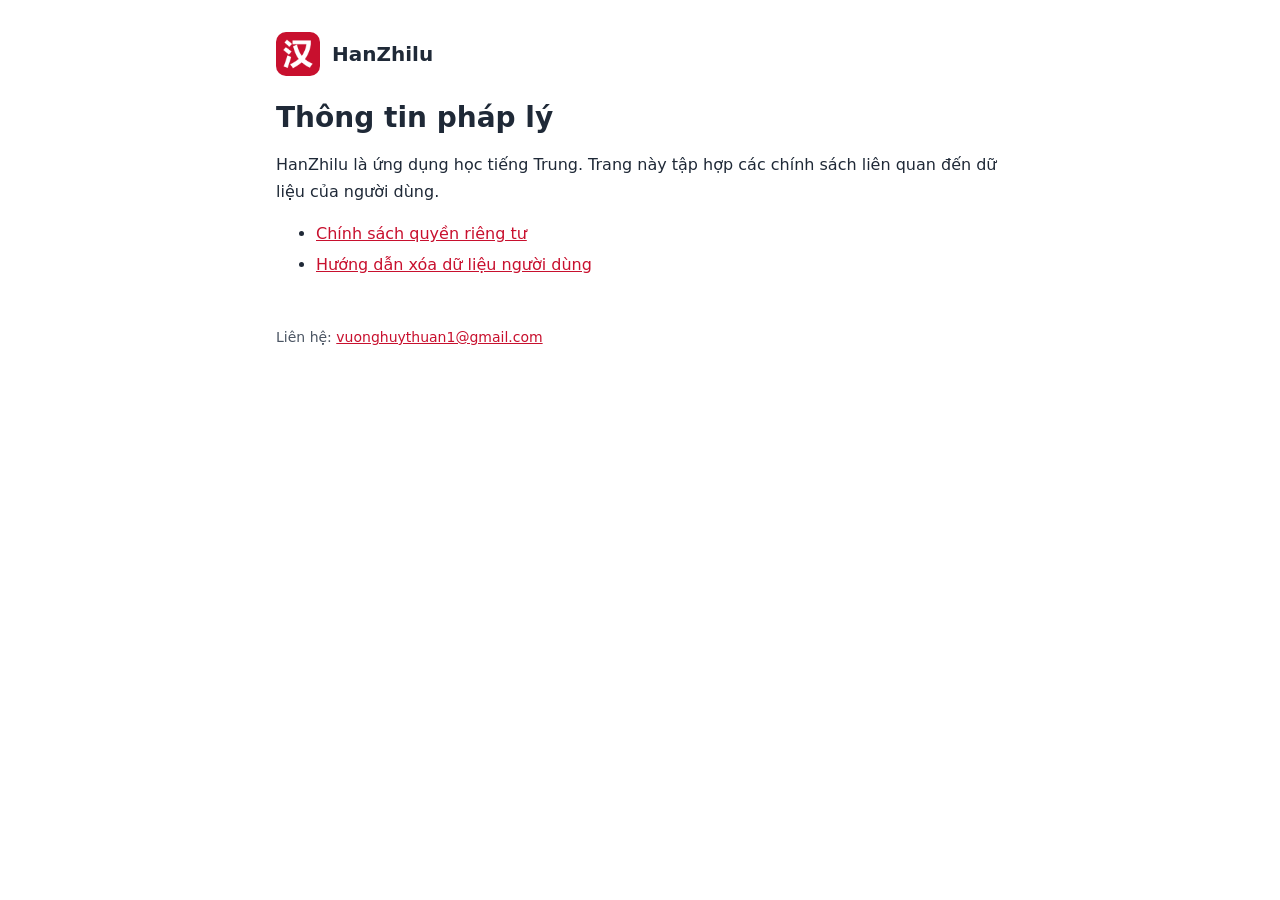
<file: index.html>
<!doctype html>
<html lang="vi">
<head>
  <meta charset="utf-8">
  <meta name="viewport" content="width=device-width, initial-scale=1">
  <title>HanZhilu – Thông tin pháp lý</title>
  <link rel="icon" href="icon-1024.png">
  <link rel="stylesheet" href="style.css">
</head>
<body>
<main>
  <header><img src="icon-1024.png" alt=""><a href="./">HanZhilu</a></header>
  <h1>Thông tin pháp lý</h1>
  <p>HanZhilu là ứng dụng học tiếng Trung. Trang này tập hợp các chính sách liên quan đến dữ liệu của người dùng.</p>
  <ul>
    <li><a href="chinh-sach-quyen-rieng-tu/">Chính sách quyền riêng tư</a></li>
    <li><a href="xoa-du-lieu/">Hướng dẫn xóa dữ liệu người dùng</a></li>
  </ul>
  <footer>Liên hệ: <a href="mailto:vuonghuythuan1@gmail.com">vuonghuythuan1@gmail.com</a></footer>
</main>
</body>
</html>
</file>
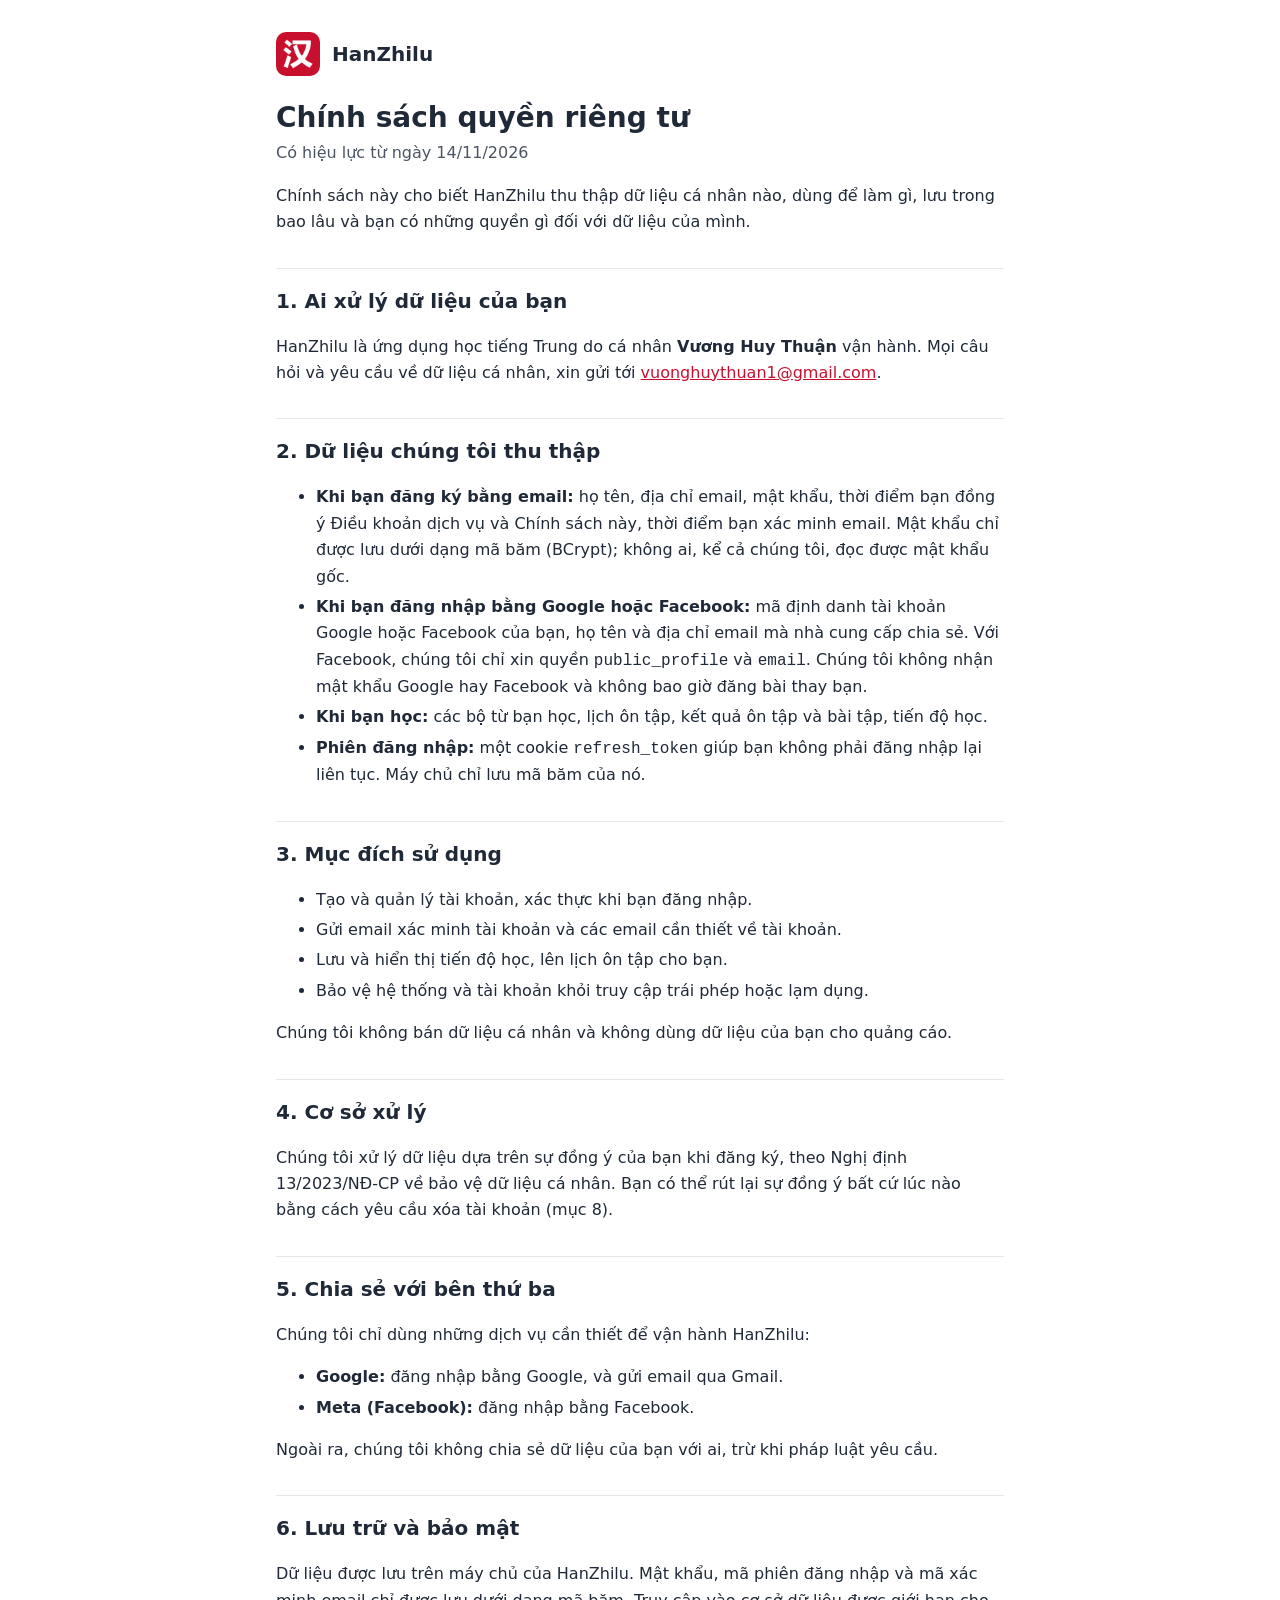
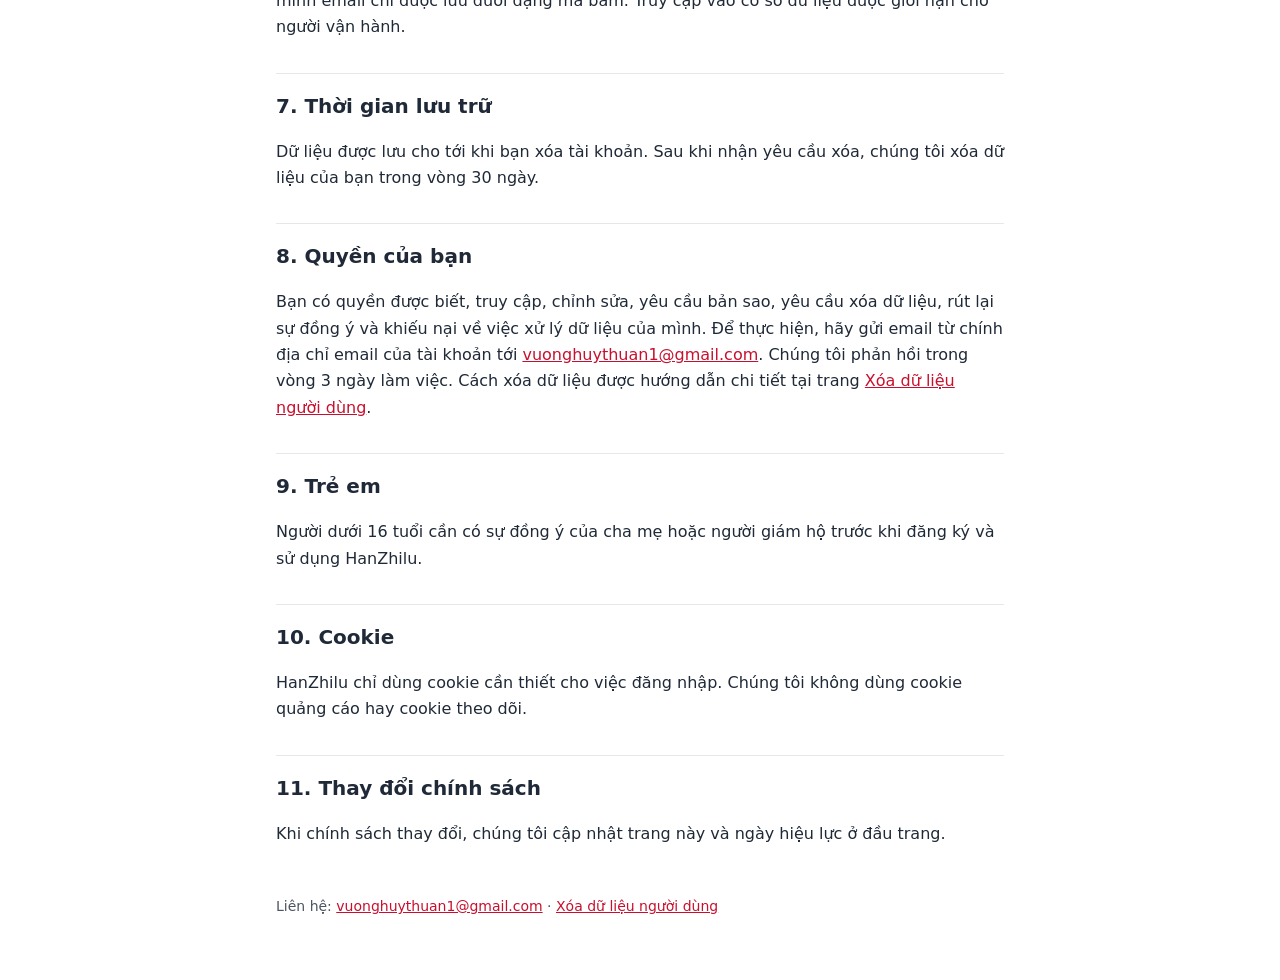
<file: chinh-sach-quyen-rieng-tu/index.html>
<!doctype html>
<html lang="vi">
<head>
  <meta charset="utf-8">
  <meta name="viewport" content="width=device-width, initial-scale=1">
  <title>Chính sách quyền riêng tư – HanZhilu</title>
  <link rel="icon" href="../icon-1024.png">
  <link rel="stylesheet" href="../style.css">
</head>
<body>
<main>
  <header><img src="../icon-1024.png" alt=""><a href="../">HanZhilu</a></header>
  <h1>Chính sách quyền riêng tư</h1>
  <p class="effective">Có hiệu lực từ ngày 14/11/2026</p>
  <p>Chính sách này cho biết HanZhilu thu thập dữ liệu cá nhân nào, dùng để làm gì, lưu trong bao lâu và bạn có những quyền gì đối với dữ liệu của mình.</p>

  <h2>1. Ai xử lý dữ liệu của bạn</h2>
  <p>HanZhilu là ứng dụng học tiếng Trung do cá nhân <strong>Vương Huy Thuận</strong> vận hành. Mọi câu hỏi và yêu cầu về dữ liệu cá nhân, xin gửi tới <a href="mailto:vuonghuythuan1@gmail.com">vuonghuythuan1@gmail.com</a>.</p>

  <h2>2. Dữ liệu chúng tôi thu thập</h2>
  <ul>
    <li><strong>Khi bạn đăng ký bằng email:</strong> họ tên, địa chỉ email, mật khẩu, thời điểm bạn đồng ý Điều khoản dịch vụ và Chính sách này, thời điểm bạn xác minh email. Mật khẩu chỉ được lưu dưới dạng mã băm (BCrypt); không ai, kể cả chúng tôi, đọc được mật khẩu gốc.</li>
    <li><strong>Khi bạn đăng nhập bằng Google hoặc Facebook:</strong> mã định danh tài khoản Google hoặc Facebook của bạn, họ tên và địa chỉ email mà nhà cung cấp chia sẻ. Với Facebook, chúng tôi chỉ xin quyền <code>public_profile</code> và <code>email</code>. Chúng tôi không nhận mật khẩu Google hay Facebook và không bao giờ đăng bài thay bạn.</li>
    <li><strong>Khi bạn học:</strong> các bộ từ bạn học, lịch ôn tập, kết quả ôn tập và bài tập, tiến độ học.</li>
    <li><strong>Phiên đăng nhập:</strong> một cookie <code>refresh_token</code> giúp bạn không phải đăng nhập lại liên tục. Máy chủ chỉ lưu mã băm của nó.</li>
  </ul>

  <h2>3. Mục đích sử dụng</h2>
  <ul>
    <li>Tạo và quản lý tài khoản, xác thực khi bạn đăng nhập.</li>
    <li>Gửi email xác minh tài khoản và các email cần thiết về tài khoản.</li>
    <li>Lưu và hiển thị tiến độ học, lên lịch ôn tập cho bạn.</li>
    <li>Bảo vệ hệ thống và tài khoản khỏi truy cập trái phép hoặc lạm dụng.</li>
  </ul>
  <p>Chúng tôi không bán dữ liệu cá nhân và không dùng dữ liệu của bạn cho quảng cáo.</p>

  <h2>4. Cơ sở xử lý</h2>
  <p>Chúng tôi xử lý dữ liệu dựa trên sự đồng ý của bạn khi đăng ký, theo Nghị định 13/2023/NĐ-CP về bảo vệ dữ liệu cá nhân. Bạn có thể rút lại sự đồng ý bất cứ lúc nào bằng cách yêu cầu xóa tài khoản (mục 8).</p>

  <h2>5. Chia sẻ với bên thứ ba</h2>
  <p>Chúng tôi chỉ dùng những dịch vụ cần thiết để vận hành HanZhilu:</p>
  <ul>
    <li><strong>Google:</strong> đăng nhập bằng Google, và gửi email qua Gmail.</li>
    <li><strong>Meta (Facebook):</strong> đăng nhập bằng Facebook.</li>
  </ul>
  <p>Ngoài ra, chúng tôi không chia sẻ dữ liệu của bạn với ai, trừ khi pháp luật yêu cầu.</p>

  <h2>6. Lưu trữ và bảo mật</h2>
  <p>Dữ liệu được lưu trên máy chủ của HanZhilu. Mật khẩu, mã phiên đăng nhập và mã xác minh email chỉ được lưu dưới dạng mã băm. Truy cập vào cơ sở dữ liệu được giới hạn cho người vận hành.</p>

  <h2>7. Thời gian lưu trữ</h2>
  <p>Dữ liệu được lưu cho tới khi bạn xóa tài khoản. Sau khi nhận yêu cầu xóa, chúng tôi xóa dữ liệu của bạn trong vòng 30 ngày.</p>

  <h2>8. Quyền của bạn</h2>
  <p>Bạn có quyền được biết, truy cập, chỉnh sửa, yêu cầu bản sao, yêu cầu xóa dữ liệu, rút lại sự đồng ý và khiếu nại về việc xử lý dữ liệu của mình. Để thực hiện, hãy gửi email từ chính địa chỉ email của tài khoản tới <a href="mailto:vuonghuythuan1@gmail.com">vuonghuythuan1@gmail.com</a>. Chúng tôi phản hồi trong vòng 3 ngày làm việc. Cách xóa dữ liệu được hướng dẫn chi tiết tại trang <a href="../xoa-du-lieu/">Xóa dữ liệu người dùng</a>.</p>

  <h2>9. Trẻ em</h2>
  <p>Người dưới 16 tuổi cần có sự đồng ý của cha mẹ hoặc người giám hộ trước khi đăng ký và sử dụng HanZhilu.</p>

  <h2>10. Cookie</h2>
  <p>HanZhilu chỉ dùng cookie cần thiết cho việc đăng nhập. Chúng tôi không dùng cookie quảng cáo hay cookie theo dõi.</p>

  <h2>11. Thay đổi chính sách</h2>
  <p>Khi chính sách thay đổi, chúng tôi cập nhật trang này và ngày hiệu lực ở đầu trang.</p>

  <footer>Liên hệ: <a href="mailto:vuonghuythuan1@gmail.com">vuonghuythuan1@gmail.com</a> · <a href="../xoa-du-lieu/">Xóa dữ liệu người dùng</a></footer>
</main>
</body>
</html>
</file>
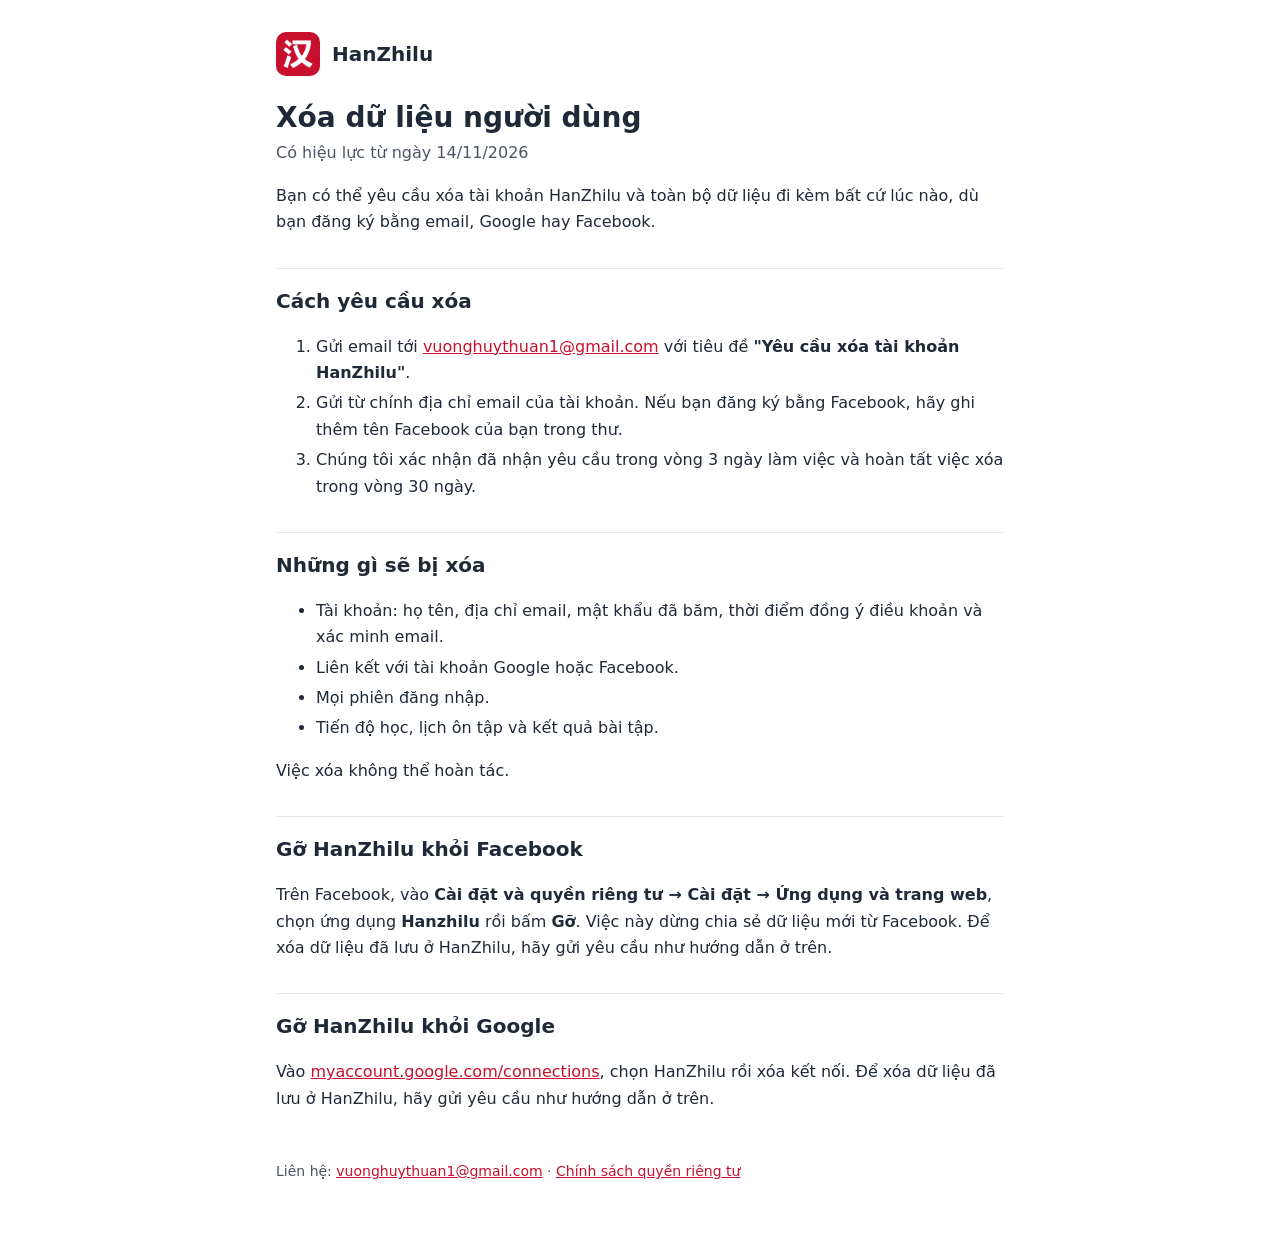
<file: xoa-du-lieu/index.html>
<!doctype html>
<html lang="vi">
<head>
  <meta charset="utf-8">
  <meta name="viewport" content="width=device-width, initial-scale=1">
  <title>Xóa dữ liệu người dùng – HanZhilu</title>
  <link rel="icon" href="../icon-1024.png">
  <link rel="stylesheet" href="../style.css">
</head>
<body>
<main>
  <header><img src="../icon-1024.png" alt=""><a href="../">HanZhilu</a></header>
  <h1>Xóa dữ liệu người dùng</h1>
  <p class="effective">Có hiệu lực từ ngày 14/11/2026</p>
  <p>Bạn có thể yêu cầu xóa tài khoản HanZhilu và toàn bộ dữ liệu đi kèm bất cứ lúc nào, dù bạn đăng ký bằng email, Google hay Facebook.</p>

  <h2>Cách yêu cầu xóa</h2>
  <ol>
    <li>Gửi email tới <a href="mailto:vuonghuythuan1@gmail.com?subject=Y%C3%AAu%20c%E1%BA%A7u%20x%C3%B3a%20t%C3%A0i%20kho%E1%BA%A3n%20HanZhilu">vuonghuythuan1@gmail.com</a> với tiêu đề <strong>"Yêu cầu xóa tài khoản HanZhilu"</strong>.</li>
    <li>Gửi từ chính địa chỉ email của tài khoản. Nếu bạn đăng ký bằng Facebook, hãy ghi thêm tên Facebook của bạn trong thư.</li>
    <li>Chúng tôi xác nhận đã nhận yêu cầu trong vòng 3 ngày làm việc và hoàn tất việc xóa trong vòng 30 ngày.</li>
  </ol>

  <h2>Những gì sẽ bị xóa</h2>
  <ul>
    <li>Tài khoản: họ tên, địa chỉ email, mật khẩu đã băm, thời điểm đồng ý điều khoản và xác minh email.</li>
    <li>Liên kết với tài khoản Google hoặc Facebook.</li>
    <li>Mọi phiên đăng nhập.</li>
    <li>Tiến độ học, lịch ôn tập và kết quả bài tập.</li>
  </ul>
  <p>Việc xóa không thể hoàn tác.</p>

  <h2>Gỡ HanZhilu khỏi Facebook</h2>
  <p>Trên Facebook, vào <strong>Cài đặt và quyền riêng tư → Cài đặt → Ứng dụng và trang web</strong>, chọn ứng dụng <strong>Hanzhilu</strong> rồi bấm <strong>Gỡ</strong>. Việc này dừng chia sẻ dữ liệu mới từ Facebook. Để xóa dữ liệu đã lưu ở HanZhilu, hãy gửi yêu cầu như hướng dẫn ở trên.</p>

  <h2>Gỡ HanZhilu khỏi Google</h2>
  <p>Vào <a href="https://myaccount.google.com/connections">myaccount.google.com/connections</a>, chọn HanZhilu rồi xóa kết nối. Để xóa dữ liệu đã lưu ở HanZhilu, hãy gửi yêu cầu như hướng dẫn ở trên.</p>

  <footer>Liên hệ: <a href="mailto:vuonghuythuan1@gmail.com">vuonghuythuan1@gmail.com</a> · <a href="../chinh-sach-quyen-rieng-tu/">Chính sách quyền riêng tư</a></footer>
</main>
</body>
</html>
</file>
<file: style.css>
:root {
  --text: #1f2937;
  --muted: #4b5563;
  --accent: #c8102e;
  --bg: #ffffff;
  --line: #e5e7eb;
}
@media (prefers-color-scheme: dark) {
  :root {
    --text: #e5e7eb;
    --muted: #9ca3af;
    --accent: #f87171;
    --bg: #111827;
    --line: #374151;
  }
}
* { box-sizing: border-box; }
body {
  margin: 0;
  background: var(--bg);
  color: var(--text);
  font: 16px/1.65 system-ui, -apple-system, "Segoe UI", Roboto, Arial, sans-serif;
}
main { max-width: 760px; margin: 0 auto; padding: 32px 16px 64px; }
header { display: flex; align-items: center; gap: 12px; margin-bottom: 8px; }
header img { width: 44px; height: 44px; border-radius: 10px; }
header a { color: var(--text); text-decoration: none; font-weight: 700; font-size: 20px; }
h1 { font-size: 28px; line-height: 1.3; margin: 24px 0 4px; }
h2 { font-size: 20px; margin: 32px 0 8px; padding-top: 16px; border-top: 1px solid var(--line); }
.effective { color: var(--muted); margin: 0 0 16px; }
a { color: var(--accent); }
li { margin: 4px 0; }
footer { margin-top: 48px; color: var(--muted); font-size: 14px; }
</file>
